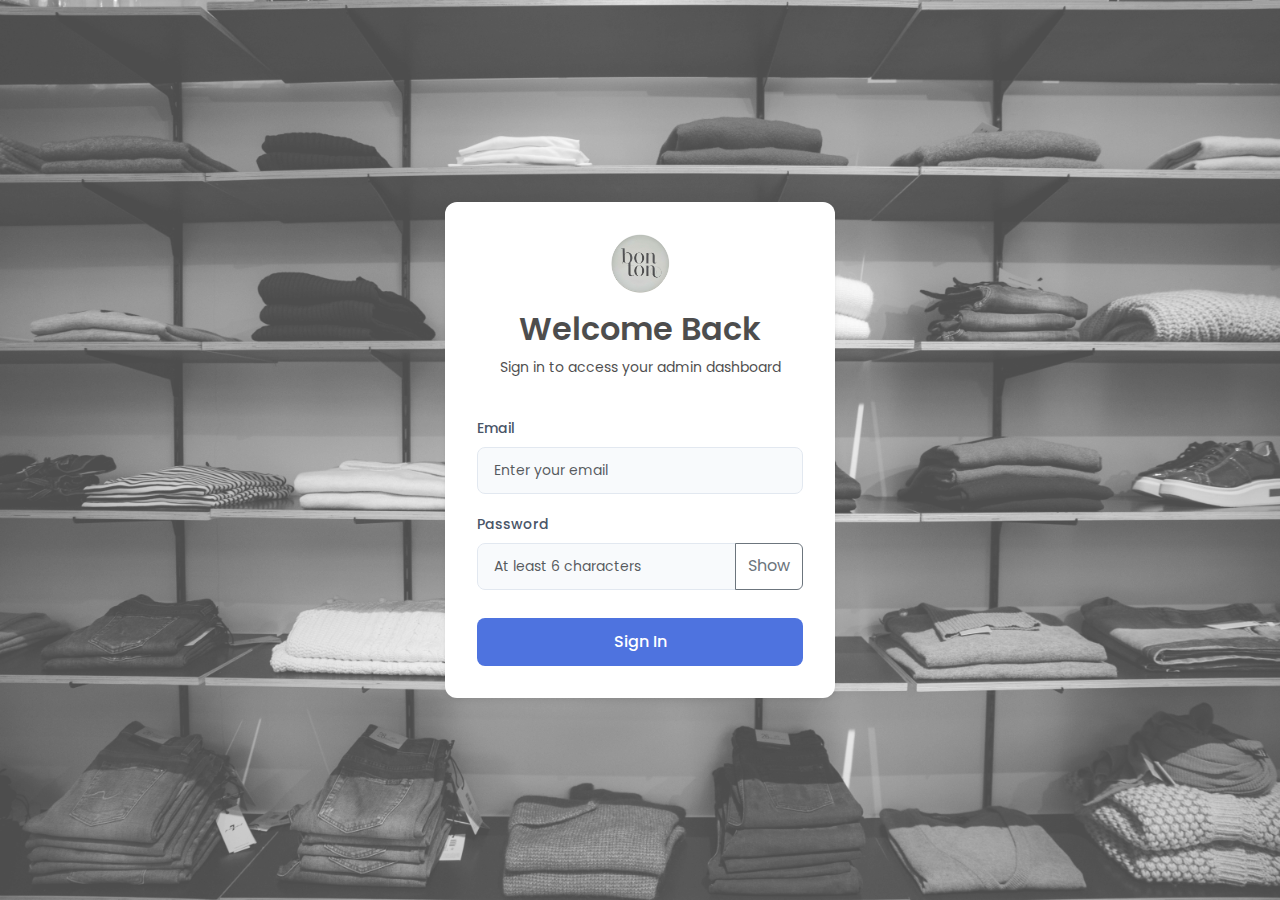
<file: index.html>
<!DOCTYPE html>
<html lang="en">
<head>
    <meta charset="UTF-8">
    <meta name="viewport" content="width=device-width, initial-scale=1.0">
    <title>Admin Dashboard | T-Shirt Customization</title>
    <link href="https://cdn.jsdelivr.net/npm/bootstrap@5.3.0/dist/css/bootstrap.min.css" rel="stylesheet">
    <link rel="stylesheet" href="https://cdnjs.cloudflare.com/ajax/libs/font-awesome/6.4.0/css/all.min.css">
    <link rel="preconnect" href="https://fonts.googleapis.com">
    <link rel="preconnect" href="https://fonts.gstatic.com" crossorigin>
    <link href="https://fonts.googleapis.com/css2?family=Poppins:wght@300;400;500;600;700&display=swap" rel="stylesheet">
    <link rel="stylesheet" href="https://cdnjs.cloudflare.com/ajax/libs/animate.css/4.1.1/animate.min.css">
    <style>
        :root {
            --primary-color: #4e73df;
            --success-color: #1cc88a;
            --info-color: #36b9cc;
            --warning-color: #f6c23e;
            --danger-color: #e74a3b;
            --dark-color: #5a5c69;
        }
        
        body {
            font-family: 'Poppins', sans-serif;
            background-color: #f8f9fc;
        }
        
        #sidebar-wrapper {
            min-height: 100vh;
            margin-left: -15rem;
            transition: margin 0.25s ease-out;
            box-shadow: 0 0.15rem 1.75rem 0 rgba(58, 59, 69, 0.15);
        }
        
        #sidebar-wrapper .sidebar-heading {
            padding: 0.875rem 1.25rem;
            font-size: 1.2rem;
        }
        
        #sidebar-wrapper .list-group {
            width: 15rem;
        }
        
        #page-content-wrapper {
            min-width: 100vw;
        }
        
        #wrapper.toggled #sidebar-wrapper {
            margin-left: 0;
        }
        
        .list-group-item {
            border: none;
            padding: 1rem 1.5rem;
        }
        
        .list-group-item.active {
            background-color: var(--primary-color);
            border-color: var(--primary-color);
        }
        
        .card {
            border: none;
            border-radius: 0.5rem;
            box-shadow: 0 0.15rem 1.75rem 0 rgba(58, 59, 69, 0.1);
        }
        
        .border-start {
            border-left: 0.25rem solid !important;
        }
        
        .color-badge {
            display: inline-block;
            width: 12px;
            height: 12px;
            border-radius: 50%;
            margin-right: 5px;
        }
        
        .image-preview-container {
            display: flex;
            flex-wrap: wrap;
            gap: 10px;
            margin-top: 10px;
        }
        
        .image-preview-item {
            position: relative;
            width: 100px;
            height: 100px;
            border: 2px solid #dee2e6;
            border-radius: 8px;
            overflow: hidden;
        }
        
        .image-preview-item img {
            width: 100%;
            height: 100%;
            object-fit: cover;
        }
        
        .image-preview-item .primary-badge {
            position: absolute;
            top: 5px;
            left: 5px;
            background: var(--success-color);
            color: white;
            padding: 2px 6px;
            border-radius: 4px;
            font-size: 10px;
        }
        
        .image-preview-item .delete-btn {
            position: absolute;
            top: 5px;
            right: 5px;
            background: var(--danger-color);
            color: white;
            border: none;
            border-radius: 50%;
            width: 20px;
            height: 20px;
            display: flex;
            align-items: center;
            justify-content: center;
            font-size: 12px;
            cursor: pointer;
        }
        
        .image-preview-item .set-primary-btn {
            position: absolute;
            bottom: 5px;
            left: 5px;
            background: var(--primary-color);
            color: white;
            border: none;
            border-radius: 4px;
            padding: 2px 6px;
            font-size: 10px;
            cursor: pointer;
        }
        
        @media (min-width: 768px) {
            #sidebar-wrapper {
                margin-left: 0;
            }
            
            #page-content-wrapper {
                min-width: 0;
                width: 100%;
            }
            
            #wrapper.toggled #sidebar-wrapper {
                margin-left: -15rem;
            }
        }
        
        .status-badge {
            padding: 0.35em 0.65em;
            font-size: 0.75em;
            font-weight: 500;
            border-radius: 0.25rem;
        }
        
        .status-pending {
            background-color: #fff3cd;
            color: #856404;
        }
        
        .status-processing {
            background-color: #cce7ff;
            color: #004085;
        }
        
        .status-shipped {
            background-color: #d1ecf1;
            color: #0c5460;
        }
        
        .status-delivered {
            background-color: #d4edda;
            color: #155724;
        }
        
        .avatar {
            background-color: var(--primary-color);
        }
        
        .table th {
            border-top: none;
            font-weight: 600;
            color: var(--dark-color);
            font-size: 0.85rem;
            text-transform: uppercase;
            letter-spacing: 0.5px;
        }
        
        .btn-primary {
            background-color: var(--primary-color);
            border-color: var(--primary-color);
        }
        
        .text-primary {
            color: var(--primary-color) !important;
        }
        
        .border-primary {
            border-color: var(--primary-color) !important;
        }
        
        .border-success {
            border-color: var(--success-color) !important;
        }
        
        .border-info {
            border-color: var(--info-color) !important;
        }
        
        .border-warning {
            border-color: var(--warning-color) !important;
        }
        
        .product-image-grid {
            display: flex;
            gap: 5px;
            flex-wrap: wrap;
        }
        
        .product-image-thumb {
            width: 40px;
            height: 40px;
            object-fit: cover;
            border-radius: 4px;
            border: 1px solid #dee2e6;
        }
        
        .product-image-thumb.more {
            background: #f8f9fa;
            display: flex;
            align-items: center;
            justify-content: center;
            font-size: 12px;
            color: #6c757d;
        }
    </style>
</head>
<body>
    <div class="d-flex" id="wrapper">
        <!-- Sidebar -->
        <div class="bg-white border-end" id="sidebar-wrapper">
            <div class="sidebar-heading text-primary py-4 d-flex align-items-center justify-content-center">
                <i class="fas fa-tshirt me-2 fs-4"></i>
                <span class="fw-bold fs-5">T-Shirt Admin</span>
            </div>
            <div class="list-group list-group-flush">
                <a href="#" class="list-group-item list-group-item-action dashboard-link">
                    <i class="fas fa-tachometer-alt me-2"></i>Dashboard
                </a>
                <a href="#" class="list-group-item list-group-item-action products-link">
                    <i class="fas fa-tshirt me-2"></i>Products
                </a>
                <a href="#" class="list-group-item list-group-item-action orders-link">
                    <i class="fas fa-shopping-cart me-2"></i>Orders
                </a>
                <a href="#" class="list-group-item list-group-item-action customers-link">
                    <i class="fas fa-users me-2"></i>Customers
                </a>
            </div>
        </div>

        <!-- Page Content -->
        <div id="page-content-wrapper">
            <nav class="navbar navbar-expand-lg navbar-light bg-white border-bottom">
                <div class="d-flex align-items-center">
                    <button class="btn btn-link text-dark" id="menu-toggle">
                        <i class="fas fa-bars fa-lg"></i>
                    </button>
                    <h5 class="mb-0 ms-3 fw-bold" id="current-page-title">Dashboard</h5>
                </div>
                <div class="navbar-nav ms-auto">
                    <div class="nav-item dropdown">
                        <a class="nav-link dropdown-toggle d-flex align-items-center" href="#" id="navbarDropdown" role="button" data-bs-toggle="dropdown">
                            <div class="me-2 d-flex flex-column align-items-end">
                                <span class="fw-bold" id="admin-name">Admin</span>
                                <small class="text-muted">Administrator</small>
                            </div>
                            <div class="avatar bg-primary text-white rounded-circle d-flex align-items-center justify-content-center" style="width: 40px; height: 40px;">
                                <i class="fas fa-user"></i>
                            </div>
                        </a>
                        <ul class="dropdown-menu dropdown-menu-end">
                            <li><a class="dropdown-item" href="#" id="logout-btn"><i class="fas fa-sign-out-alt me-2"></i>Logout</a></li>
                        </ul>
                    </div>
                </div>
            </nav>

            <div class="container-fluid px-4 py-3">
                <!-- Dashboard Content -->
                <div id="dashboard-content">
                    <div class="row g-3 mt-2">
                        <div class="col-xl-3 col-md-6">
                            <div class="card border-start border-primary border-4 shadow-sm h-100">
                                <div class="card-body">
                                    <div class="row align-items-center">
                                        <div class="col">
                                            <div class="text-xs fw-bold text-primary text-uppercase mb-1">
                                                Total Orders (30 Days)</div>
                                            <div class="h5 mb-0 fw-bold text-gray-800" id="total-orders">0</div>
                                        </div>
                                        <div class="col-auto">
                                            <i class="fas fa-calendar fa-2x text-gray-300"></i>
                                        </div>
                                    </div>
                                </div>
                            </div>
                        </div>
                        <div class="col-xl-3 col-md-6">
                            <div class="card border-start border-success border-4 shadow-sm h-100">
                                <div class="card-body">
                                    <div class="row align-items-center">
                                        <div class="col">
                                            <div class="text-xs fw-bold text-success text-uppercase mb-1">
                                                Total Sales (30 Days)</div>
                                            <div class="h5 mb-0 fw-bold text-gray-800" id="total-sales">€0</div>
                                        </div>
                                        <div class="col-auto">
                                            <i class="fas fa-euro-sign fa-2x text-gray-300"></i>
                                        </div>
                                    </div>
                                </div>
                            </div>
                        </div>
                        <div class="col-xl-3 col-md-6">
                            <div class="card border-start border-info border-4 shadow-sm h-100">
                                <div class="card-body">
                                    <div class="row align-items-center">
                                        <div class="col">
                                            <div class="text-xs fw-bold text-info text-uppercase mb-1">
                                                Products</div>
                                            <div class="h5 mb-0 fw-bold text-gray-800" id="total-products">0</div>
                                        </div>
                                        <div class="col-auto">
                                            <i class="fas fa-tshirt fa-2x text-gray-300"></i>
                                        </div>
                                    </div>
                                </div>
                            </div>
                        </div>
                        <div class="col-xl-3 col-md-6">
                            <div class="card border-start border-warning border-4 shadow-sm h-100">
                                <div class="card-body">
                                    <div class="row align-items-center">
                                        <div class="col">
                                            <div class="text-xs fw-bold text-warning text-uppercase mb-1">
                                                Customers</div>
                                            <div class="h5 mb-0 fw-bold text-gray-800" id="total-customers">0</div>
                                        </div>
                                        <div class="col-auto">
                                            <i class="fas fa-users fa-2x text-gray-300"></i>
                                        </div>
                                    </div>
                                </div>
                            </div>
                        </div>
                    </div>

                    <div class="row mt-4">
                        <div class="col-12">
                            <div class="card shadow-sm border-0">
                                <div class="card-header bg-white border-0 py-3 d-flex justify-content-between align-items-center">
                                    <h6 class="m-0 fw-bold">Recent Orders</h6>
                                </div>
                                <div class="card-body">
                                    <div class="table-responsive">
                                        <table class="table table-hover" id="recent-orders-table">
                                            <thead class="table-light">
                                                <tr>
                                                    <th>Order ID</th>
                                                    <th>Customer</th>
                                                    <th>Date</th>
                                                    <th>Amount</th>
                                                    <th>Status</th>
                                                    <th>Action</th>
                                                </tr>
                                            </thead>
                                            <tbody id="recent-orders-body">
                                                <!-- Filled by JavaScript -->
                                            </tbody>
                                        </table>
                                    </div>
                                </div>
                            </div>
                        </div>
                    </div>
                </div>

                <!-- Products Content -->
                <div id="products-content" class="d-none">
                    <div class="d-flex justify-content-between align-items-center mb-4">
                        <h4 class="m-0 fw-bold">Product Management</h4>
                        <button class="btn btn-primary" id="add-product-btn">
                            <i class="fas fa-plus me-1"></i> Add Product
                        </button>
                    </div>
                    
                    <div class="card shadow-sm border-0">
                        <div class="card-body">
                            <div class="table-responsive">
                                <table class="table table-hover" id="products-table">
                                    <thead class="table-light">
                                        <tr>
                                            <th>Images</th>
                                            <th>Name</th>
                                            <th>Price</th>
                                            <th>Sizes</th>
                                            <th>Colors</th>
                                            <th>Category</th>
                                            <th>Created</th>
                                            <th>Actions</th>
                                        </tr>
                                    </thead>
                                    <tbody id="products-body">
                                        <!-- Filled by JavaScript -->
                                    </tbody>
                                </table>
                            </div>
                        </div>
                    </div>
                </div>

                <!-- Orders Content -->
                <div id="orders-content" class="d-none">
                    <div class="d-flex justify-content-between align-items-center mb-4">
                        <h4 class="m-0 fw-bold">Order Management</h4>
                        <div>
                            <div class="input-group me-3" style="width: 250px;">
                                <input type="text" class="form-control" id="order-search" placeholder="Search by Order ID...">
                                <button class="btn btn-outline-secondary" type="button" id="search-order-btn">
                                    <i class="fas fa-search"></i>
                                </button>
                            </div>
                        </div>
                    </div>
                    
                    <div class="row mb-3">
                        <div class="col-md-4">
                            <div class="input-group">
                                <span class="input-group-text"><i class="fas fa-calendar me-1"></i> From</span>
                                <input type="date" class="form-control" id="order-date-from">
                            </div>
                        </div>
                        <div class="col-md-4">
                            <div class="input-group">
                                <span class="input-group-text"><i class="fas fa-calendar me-1"></i> To</span>
                                <input type="date" class="form-control" id="order-date-to">
                            </div>
                        </div>
                        <div class="col-md-4">
                            <div class="btn-group w-100">
                                <button class="btn btn-outline-secondary dropdown-toggle" type="button" data-bs-toggle="dropdown">
                                    <i class="fas fa-filter me-1"></i> Status
                                </button>
                                <ul class="dropdown-menu dropdown-menu-end">
                                    <li><a class="dropdown-item" href="#" data-status="">All Orders</a></li>
                                    <li><hr class="dropdown-divider"></li>
                                    <li><a class="dropdown-item" href="#" data-status="Pending">Pending</a></li>
                                    <li><a class="dropdown-item" href="#" data-status="Processing">Processing</a></li>
                                    <li><a class="dropdown-item" href="#" data-status="Shipped">Shipped</a></li>
                                    <li><a class="dropdown-item" href="#" data-status="Delivered">Delivered</a></li>
                                </ul>
                            </div>
                        </div>
                    </div>
                    
                    <div class="card shadow-sm border-0 animate__animated animate__fadeIn">
                        <div class="card-body">
                            <div class="table-responsive">
                                <table class="table table-hover" id="orders-table">
                                    <thead class="table-light">
                                        <tr>
                                            <th>Order ID</th>
                                            <th>Customer</th>
                                            <th>Date</th>
                                            <th>Items</th>
                                            <th>Amount</th>
                                            <th>Payment</th>
                                            <th>Status</th>
                                            <th>Actions</th>
                                        </tr>
                                    </thead>
                                    <tbody id="orders-body">
                                        <!-- Filled by JavaScript -->
                                    </tbody>
                                </table>
                            </div>
                            
                            <div class="d-flex justify-content-between align-items-center mt-3">
                                <div class="text-muted small" id="orders-pagination-info">
                                    Showing 0 to 0 of 0 entries
                                </div>
                                <nav>
                                    <ul class="pagination pagination-sm mb-0" id="orders-pagination">
                                        <!-- Pagination will be added here -->
                                    </ul>
                                </nav>
                            </div>
                        </div>
                    </div>
                </div>

                <!-- Customers Content -->
                <div id="customers-content" class="d-none">
                    <div class="d-flex justify-content-between align-items-center mb-4">
                        <h4 class="m-0 fw-bold">Customer Management</h4>
                        <div class="input-group" style="width: 300px;">
                            <input type="text" class="form-control" placeholder="Search customers...">
                            <button class="btn btn-outline-secondary" type="button">
                                <i class="fas fa-search"></i>
                            </button>
                        </div>
                    </div>
                    
                    <div class="card shadow-sm border-0">
                        <div class="card-body">
                            <div class="table-responsive">
                                <table class="table table-hover" id="customers-table">
                                    <thead class="table-light">
                                        <tr>
                                            <th>Name</th>
                                            <th>Email</th>
                                            <th>Joined</th>
                                            <th>Orders</th>
                                            <th>Actions</th>
                                        </tr>
                                    </thead>
                                    <tbody id="customers-body">
                                        <!-- Filled by JavaScript -->
                                    </tbody>
                                </table>
                            </div>
                        </div>
                    </div>
                </div>
            </div>
        </div>
    </div>

    <!-- Product Modal -->
    <div class="modal fade" id="productModal" tabindex="-1" aria-hidden="true">
        <div class="modal-dialog modal-lg">
            <div class="modal-content">
                <div class="modal-header border-0">
                    <h5 class="modal-title fw-bold" id="productModalTitle">Add Product</h5>
                    <button type="button" class="btn-close" data-bs-dismiss="modal" aria-label="Close"></button>
                </div>
                <div class="modal-body">
                    <form id="productForm" enctype="multipart/form-data">
                        <input type="hidden" id="productId">
                        <div class="mb-3">
                            <label for="productName" class="form-label fw-bold">Product Name</label>
                            <input type="text" class="form-control" id="productName" required>
                        </div>
                        <div class="mb-3">
                            <label for="productDescription" class="form-label fw-bold">Description</label>
                            <textarea class="form-control" id="productDescription" rows="3" required></textarea>
                        </div>
                        <div class="mb-3">
                            <label for="productPrice" class="form-label fw-bold">Price</label>
                            <input type="number" step="0.01" class="form-control" id="productPrice" required>
                        </div>
                        <!-- Category Field -->
                        <div class="mb-3">
                            <label for="productCategory" class="form-label fw-bold">Category</label>
                            <select class="form-select" id="productCategory" required>
                                <option value="Regular">Regular</option>
                                <option value="Premium">Premium</option>
                                <option value="Oversized">Oversized</option>
                                <option value="Slim Fit">Slim Fit</option>
                                <option value="Athletic">Athletic</option>
                                <option value="V-Neck">V-Neck</option>
                                <option value="Polo">Polo</option>
                                <option value="Long Sleeve">Long Sleeve</option>
                            </select>
                        </div>
                        <div class="row">
                            <div class="col-md-6 mb-3">
                                <label class="form-label fw-bold">Available Sizes</label>
                                <div class="form-check">
                                    <input class="form-check-input size-checkbox" type="checkbox" value="Small" id="sizeSmall">
                                    <label class="form-check-label" for="sizeSmall">Small</label>
                                </div>
                                <div class="form-check">
                                    <input class="form-check-input size-checkbox" type="checkbox" value="Medium" id="sizeMedium">
                                    <label class="form-check-label" for="sizeMedium">Medium</label>
                                </div>
                                <div class="form-check">
                                    <input class="form-check-input size-checkbox" type="checkbox" value="Large" id="sizeLarge">
                                    <label class="form-check-label" for="sizeLarge">Large</label>
                                </div>
                                <div class="form-check">
                                    <input class="form-check-input size-checkbox" type="checkbox" value="X-Large" id="sizeXLarge">
                                    <label class="form-check-label" for="sizeXLarge">X-Large</label>
                                </div>
                            </div>
                            <div class="col-md-6 mb-3">
                                <label class="form-label fw-bold">Available Colors</label>
                                <div id="colorCheckboxes" class="mb-2">
                                    <!-- Dynamic color checkboxes will be added here -->
                                </div>
                                <div class="input-group">
                                    <input type="text" class="form-control" id="newColor" placeholder="Add new color">
                                    <button class="btn btn-outline-primary" type="button" id="addColorBtn">Add</button>
                                </div>
                            </div>
                        </div>
                        <!-- UPDATED: Multiple Image Upload -->
                        <div class="mb-3">
                            <label for="productImages" class="form-label fw-bold">Product Images</label>
                            <input class="form-control" type="file" id="productImages" accept="image/*" multiple>
                            <div class="form-text">You can select multiple images. First image will be set as primary.</div>
                            <div class="image-preview-container" id="imagePreviewContainer">
                                <!-- Image previews will be added here -->
                            </div>
                        </div>
                    </form>
                </div>
                <div class="modal-footer border-0">
                    <button type="button" class="btn btn-light" data-bs-dismiss="modal">Cancel</button>
                    <button type="button" class="btn btn-primary" id="saveProductBtn">Save Product</button>
                </div>
            </div>
        </div>
    </div>

    <!-- Order Detail Modal -->
    <div class="modal fade" id="orderDetailModal" tabindex="-1" aria-hidden="true">
        <div class="modal-dialog modal-lg">
            <div class="modal-content">
                <div class="modal-header border-0">
                    <h5 class="modal-title fw-bold">Order Details - <span id="orderDetailId"></span></h5>
                    <button type="button" class="btn-close" data-bs-dismiss="modal" aria-label="Close"></button>
                </div>
                <div class="modal-body">
                    <div class="row mb-4">
                        <div class="col-md-6">
                            <div class="card border-0 shadow-sm mb-3">
                                <div class="card-body">
                                    <h6 class="fw-bold mb-3">Customer Information</h6>
                                    <p id="customerInfo" class="mb-0"></p>
                                </div>
                            </div>
                        </div>
                        <div class="col-md-6">
                            <div class="card border-0 shadow-sm">
                                <div class="card-body">
                                    <h6 class="fw-bold mb-3">Shipping Information</h6>
                                    <p id="shippingInfo" class="mb-0"></p>
                                </div>
                            </div>
                        </div>
                    </div>
                    
                    <div class="card border-0 shadow-sm mb-4">
                        <div class="card-body">
                            <h6 class="fw-bold mb-3">Order Items</h6>
                            <div class="table-responsive">
                                <table class="table">
                                    <thead class="table-light">
                                        <tr>
                                            <th>Product</th>
                                            <th>Size</th>
                                            <th>Color</th>
                                            <th>Custom Text</th>
                                            <th>Qty</th>
                                            <th>Price</th>
                                        </tr>
                                    </thead>
                                    <tbody id="orderItemsBody">
                                    </tbody>
                                </table>
                            </div>
                        </div>
                    </div>
                    
                    <div class="row">
                        <div class="col-md-6">
                            <div class="card border-0 shadow-sm mb-3">
                                <div class="card-body">
                                    <h6 class="fw-bold mb-3">Payment Status</h6>
                                    <p id="paymentStatus" class="fw-bold mb-0"></p>
                                </div>
                            </div>
                        </div>
                        <div class="col-md-6">
                            <div class="card border-0 shadow-sm">
                                <div class="card-body">
                                    <h6 class="fw-bold mb-3">Order Status</h6>
                                    <select class="form-select" id="orderStatusSelect">
                                        <option value="Pending">Pending</option>
                                        <option value="Processing">Processing</option>
                                        <option value="Shipped">Shipped</option>
                                        <option value="Delivered">Delivered</option>
                                    </select>
                                </div>
                            </div>
                        </div>
                    </div>
                </div>
                <div class="modal-footer border-0">
                    <button type="button" class="btn btn-light" data-bs-dismiss="modal">Close</button>
                    <button type="button" class="btn btn-primary" id="updateOrderStatusBtn">Update Status</button>
                </div>
            </div>
        </div>
    </div>

    <!-- Customer Detail Modal -->
    <div class="modal fade" id="customerDetailModal" tabindex="-1" aria-hidden="true">
        <div class="modal-dialog modal-xl">
            <div class="modal-content">
                <div class="modal-header border-0">
                    <h5 class="modal-title fw-bold">Customer Details</h5>
                    <button type="button" class="btn-close" data-bs-dismiss="modal" aria-label="Close"></button>
                </div>
                <div class="modal-body">
                    <div class="card border-0 shadow-sm mb-4">
                        <div class="card-body">
                            <h6 class="fw-bold mb-3">Basic Information</h6>
                            <div class="row">
                                <div class="col-md-3">
                                    <p><strong>Name:</strong> <span id="customerName"></span></p>
                                </div>
                                <div class="col-md-3">
                                    <p><strong>Email:</strong> <span id="customerEmail"></span></p>
                                </div>
                                <div class="col-md-3">
                                    <p><strong>Joined:</strong> <span id="customerJoined"></span></p>
                                </div>
                            </div>
                        </div>
                    </div>

                    <div class="card border-0 shadow-sm">
                        <div class="card-body">
                            <h6 class="fw-bold mb-3">Order History</h6>
                            <div class="table-responsive">
                                <table class="table table-bordered align-middle text-nowrap">
                                    <thead class="table-light">
                                        <tr>
                                            <th style="min-width: 120px;">Order ID</th>
                                            <th style="min-width: 100px;">Date</th>
                                            <th style="min-width: 80px;">Items</th>
                                            <th style="min-width: 100px;">Amount</th>
                                            <th style="min-width: 100px;">Status</th>
                                            <th style="min-width: 220px;">Shipping Address</th>
                                            <th style="min-width: 120px;">Phone</th>
                                        </tr>
                                    </thead>
                                    <tbody id="customerOrdersBody">
                                    </tbody>
                                </table>
                            </div>
                        </div>
                    </div>
                </div>
                <div class="modal-footer border-0">
                    <button type="button" class="btn btn-light" data-bs-dismiss="modal">Close</button>
                </div>
            </div>
        </div>
    </div>

    <script src="https://cdn.jsdelivr.net/npm/bootstrap@5.3.0/dist/js/bootstrap.bundle.min.js"></script>
    <script src="js/auth.js"></script>
    <script src="js/products.js"></script>
    <script src="js/orders.js"></script>
    <script src="js/customers.js"></script>
    <script src="js/dashboard.js"></script>
</body>
</html>
</file>
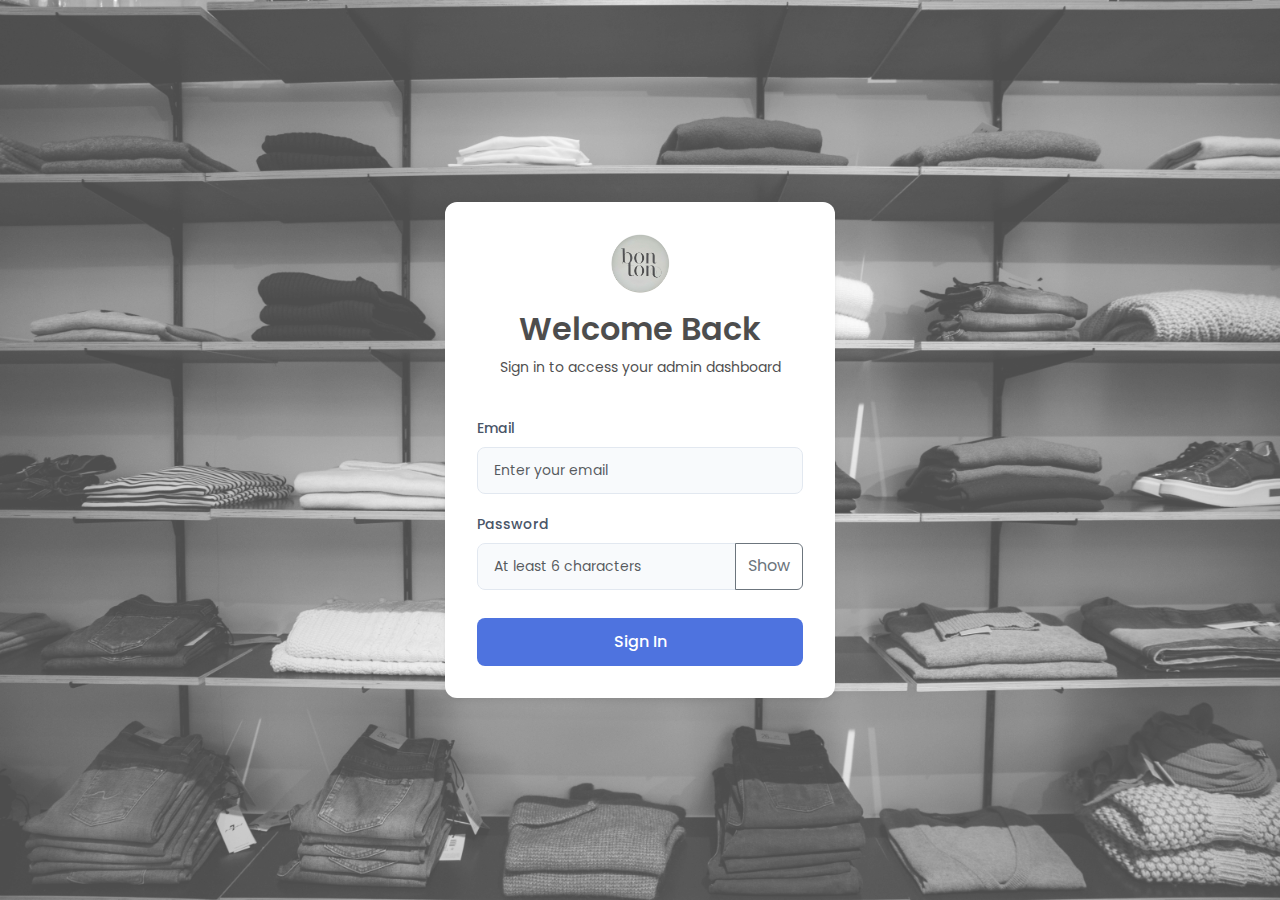
<file: login.html>
<!DOCTYPE html>
<html lang="en">
<head>
    <meta charset="UTF-8">
    <meta name="viewport" content="width=device-width, initial-scale=1.0">
    <title>Admin Login | T-Shirt Customization</title>
    <link href="https://cdn.jsdelivr.net/npm/bootstrap@5.3.0/dist/css/bootstrap.min.css" rel="stylesheet">
    <link rel="stylesheet" href="https://cdnjs.cloudflare.com/ajax/libs/font-awesome/6.4.0/css/all.min.css">
    <link rel="preconnect" href="https://fonts.googleapis.com">
    <link rel="preconnect" href="https://fonts.gstatic.com" crossorigin>
    <link href="https://fonts.googleapis.com/css2?family=Poppins:wght@300;400;500;600;700&display=swap" rel="stylesheet">
    <style>
        :root {
            --primary-color: #4e73df;
            --primary-hover: #3a5dca;
            --text-color: #000000;
            --light-gray: #f8f9fa;
            --border-color: #e2e8f0;
            --shadow: 0 4px 6px -1px rgba(0, 0, 0, 0.1), 0 2px 4px -1px rgba(0, 0, 0, 0.06);
        }
        
        * {
            margin: 0;
            padding: 0;
            box-sizing: border-box;
        }
        
       body {
    font-family: 'Poppins', sans-serif;
    background-color: var(--light-gray);
    color: var(--text-color);
    height: 100vh;
    display: flex;
    align-items: center;
    justify-content: center;
    background-image: url("./login.jpg");
    background-size: cover;
    background-position: center;
    position: relative;
    overflow: hidden;
}

body::before {
    content: "";
    position: absolute;
    inset: 0;
    background-color: rgba(255, 255, 255, 0.3); /* Adjust transparency here */
    z-index: 0;
}

.container, form, etc {
    position: relative;
    z-index: 1;
}

        .login-container {
            width: 100%;
            max-width: 420px;
            padding: 0 15px;
        }
        
        .login-card {
            background-color: white;
            border-radius: 12px;
            box-shadow: var(--shadow);
            overflow: hidden;
            transition: all 0.3s ease;
        }
        
        .login-card:hover {
            box-shadow: 0 10px 15px -3px rgba(0, 0, 0, 0.1), 0 4px 6px -2px rgba(0, 0, 0, 0.05);
        }
        
        .login-header {
            padding: 32px 32px 24px;
            text-align: center;
        }
        
        .login-header img {
            height: 60px;
            margin-bottom: 16px;
        }
        
        .login-header h2 {
            font-weight: 600;
            color: var(--text-color);
            margin-bottom: 8px;
        }
        
        .login-header p {
            color: #000000;
            font-size: 14px;
        }
        
        .login-body {
            padding: 0 32px 32px;
        }
        
        .form-group {
            margin-bottom: 20px;
            position: relative;
        }
        
        .form-group label {
            display: block;
            margin-bottom: 8px;
            font-weight: 500;
            font-size: 14px;
            color: #4a5568;
        }
        
        .form-control {
            width: 100%;
            padding: 12px 16px;
            border: 1px solid var(--border-color);
            border-radius: 8px;
            font-size: 14px;
            transition: all 0.3s;
            background-color: #f8fafc;
        }
        
        .form-control:focus {
            border-color: var(--primary-color);
            box-shadow: 0 0 0 3px rgba(78, 115, 223, 0.2);
            background-color: white;
        }
        
        .password-toggle {
            position: absolute;
            right: 12px;
            top: 38px;
            cursor: pointer;
            color: #a0aec0;
        }
        
        .btn-login {
            width: 100%;
            padding: 12px;
            background-color: var(--primary-color);
            border: none;
            border-radius: 8px;
            color: white;
            font-weight: 500;
            cursor: pointer;
            transition: all 0.3s;
            margin-top: 8px;
        }
        
        .btn-login:hover {
            background-color: var(--primary-hover);
            transform: translateY(-1px);
        }
        
        .btn-login:active {
            transform: translateY(0);
        }
        
        .login-footer {
            text-align: center;
            margin-top: 24px;
            font-size: 14px;
        }
        
        .login-footer a {
            color: var(--primary-color);
            text-decoration: none;
            font-weight: 500;
        }
        
        .login-footer a:hover {
            text-decoration: underline;
        }
        
        .divider {
            display: flex;
            align-items: center;
            margin: 20px 0;
            color: #a0aec0;
            font-size: 14px;
        }
        
        .divider::before,
        .divider::after {
            content: "";
            flex: 1;
            border-bottom: 1px solid var(--border-color);
        }
        
        .divider::before {
            margin-right: 16px;
        }
        
        .divider::after {
            margin-left: 16px;
        }
        
        .social-login {
            display: flex;
            justify-content: center;
            gap: 16px;
            margin-top: 20px;
        }
        
        .social-btn {
            width: 40px;
            height: 40px;
            border-radius: 50%;
            display: flex;
            align-items: center;
            justify-content: center;
            border: 1px solid var(--border-color);
            background-color: white;
            color: #4a5568;
            cursor: pointer;
            transition: all 0.3s;
        }
        
        .social-btn:hover {
            background-color: #f8fafc;
            transform: translateY(-2px);
        }
        
        .social-btn:active {
            transform: translateY(0);
        }
        
        #loginError {
            margin-top: 16px;
            border-radius: 8px;
            font-size: 14px;
        }
        
        @media (max-width: 576px) {
            .login-header {
                padding: 24px 24px 16px;
            }
            
            .login-body {
                padding: 0 24px 24px;
            }
        }
    </style>
</head>
<body>
    <div class="login-container">
        <div class="login-card">
            <div class="login-header">
                <img src="./logo.png" alt="Logo" class="logo">
                <h2>Welcome Back</h2>
                <p>Sign in to access your admin dashboard</p>
            </div>
            <div class="login-body">
                <form id="loginForm">
                    <div class="form-group">
    <label for="email">Email</label>
    <input type="email" class="form-control" id="email" placeholder="Enter your email" required>
</div>
<div class="form-group">
    <label for="password">Password</label>
    <div class="input-group">
        <input type="password" class="form-control" id="password" placeholder="At least 6 characters" required>
        <button class="btn btn-outline-secondary" type="button" id="togglePassword">Show</button>
    </div>
</div>

<div id="loginError" class="text-danger mt-2 d-none">Invalid email or password</div>

<button type="submit" class="btn btn-login">Sign In</button>

                    
            </div>
        </div>
    </div>

    <script src="https://cdn.jsdelivr.net/npm/bootstrap@5.3.0/dist/js/bootstrap.bundle.min.js"></script>
    
<script>
document.getElementById('togglePassword').addEventListener('click', function () {
    const passwordField = document.getElementById('password');
    const type = passwordField.type === 'password' ? 'text' : 'password';
    passwordField.type = type;
    this.textContent = type === 'password' ? 'Show' : 'Hide';
});

</script>

    <script src="js/auth.js"></script>
</body>
</html>
</file>
